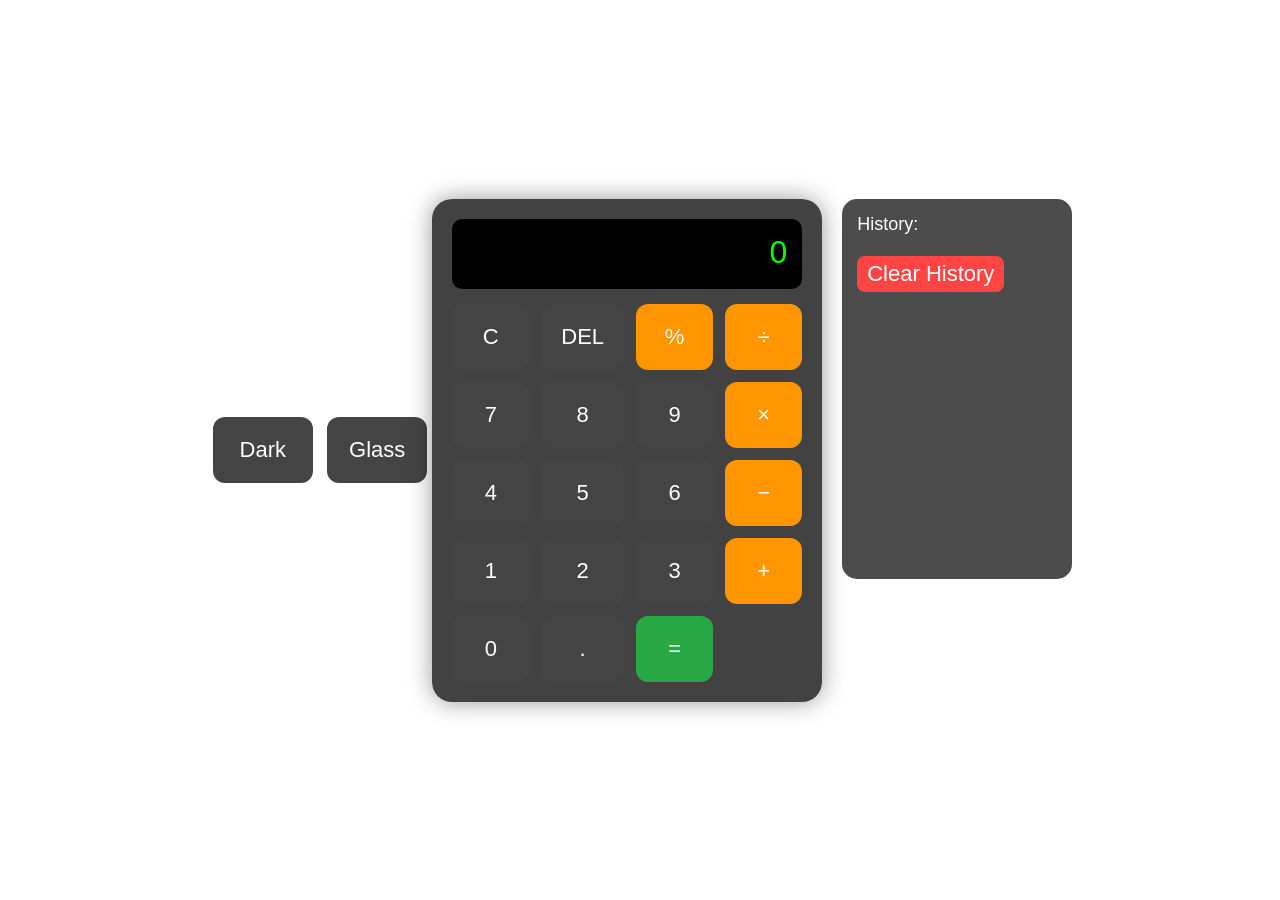
<file: CodeAlpha_Calculator/index.html>
<!DOCTYPE html>
<html lang="en">
<head>
<meta charset="UTF-8" />
<meta name="viewport" content="width=device-width, initial-scale=1.0" />
<title>Advanced Calculator</title>
<link rel="stylesheet" href="style.css" />
</head>
<body>

<div class="theme-buttons">
  <button onclick="setTheme('dark')">Dark</button>
  <button onclick="setTheme('glass')">Glass</button>
</div>

<div class="container">
  <div class="calculator">
    <div id="display">0</div>
    <div class="buttons">
      <button onclick="clearDisplay()">C</button>
      <button onclick="deleteLast()">DEL</button>
      <button onclick="append('%')" class="operator">%</button>
      <button onclick="append('/')" class="operator">÷</button>

      <button onclick="append('7')">7</button>
      <button onclick="append('8')">8</button>
      <button onclick="append('9')">9</button>
      <button onclick="append('*')" class="operator">×</button>

      <button onclick="append('4')">4</button>
      <button onclick="append('5')">5</button>
      <button onclick="append('6')">6</button>
      <button onclick="append('-')" class="operator">−</button>

      <button onclick="append('1')">1</button>
      <button onclick="append('2')">2</button>
      <button onclick="append('3')">3</button>
      <button onclick="append('+')" class="operator">+</button>

      <button onclick="append('0')">0</button>
      <button onclick="append('.')">.</button>
      <button onclick="calculate()" class="equal">=</button>
    </div>
  </div>

  <div class="history" id="history">
    History:<br><br>
    <button class="clear-btn" onclick="clearHistory()">Clear History</button>
    <br><br>
  </div>
</div>

<script src="script.js"></script>

</body>
</html>
</file>
<file: CodeAlpha_Calculator/style.css>
body {
  margin: 0;
  font-family: Arial, sans-serif;
  display: flex;
  justify-content: center;
  align-items: center;
  height: 100vh;
  transition: 0.4s;
}

/* Themes */
body.dark { background: #111; color: white; }
body.glass { 
  background: url('https://picsum.photos/1200/800?blur=10'); 
  backdrop-filter: blur(15px); 
}

.calculator {
  background: rgba(34,34,34,0.85);
  padding: 20px;
  border-radius: 20px;
  width: 350px;
  box-shadow: 0 0 25px rgba(0,0,0,0.4);
  backdrop-filter: blur(10px);
}

#display {
  width: 100%;
  height: 70px;
  background: black;
  color: #0f0;
  font-size: 32px;
  text-align: right;
  padding: 15px;
  border-radius: 10px;
  margin-bottom: 15px;
  box-sizing: border-box;
}

.buttons {
  display: grid;
  grid-template-columns: repeat(4, 1fr);
  gap: 12px;
}

button {
  padding: 20px;
  font-size: 22px;
  border: none;
  border-radius: 12px;
  cursor: pointer;
  background: #444;
  color: white;
  transition: transform 0.15s, box-shadow 0.15s;
}

/* Animated Press */
button:active {
  transform: scale(0.9);
  box-shadow: 0 0 15px #00ffcc;
}

.operator { background: #ff9500; }
.equal { background: #28a745; }

/* History Panel */
.history {
  background: rgba(0,0,0,0.7);
  width: 200px;
  height: 350px;
  margin-left: 20px;
  padding: 15px;
  border-radius: 15px;
  color: white;
  overflow-y: auto;
  font-size: 18px;
}

.clear-btn {
  padding: 5px 10px;
  border: none;
  border-radius: 8px;
  cursor: pointer;
  background: #ff4444;
  color: white;
}

.container {
  display: flex;
}

.theme-buttons button {
  width: 100px;
  margin: 5px;
}
</file>
